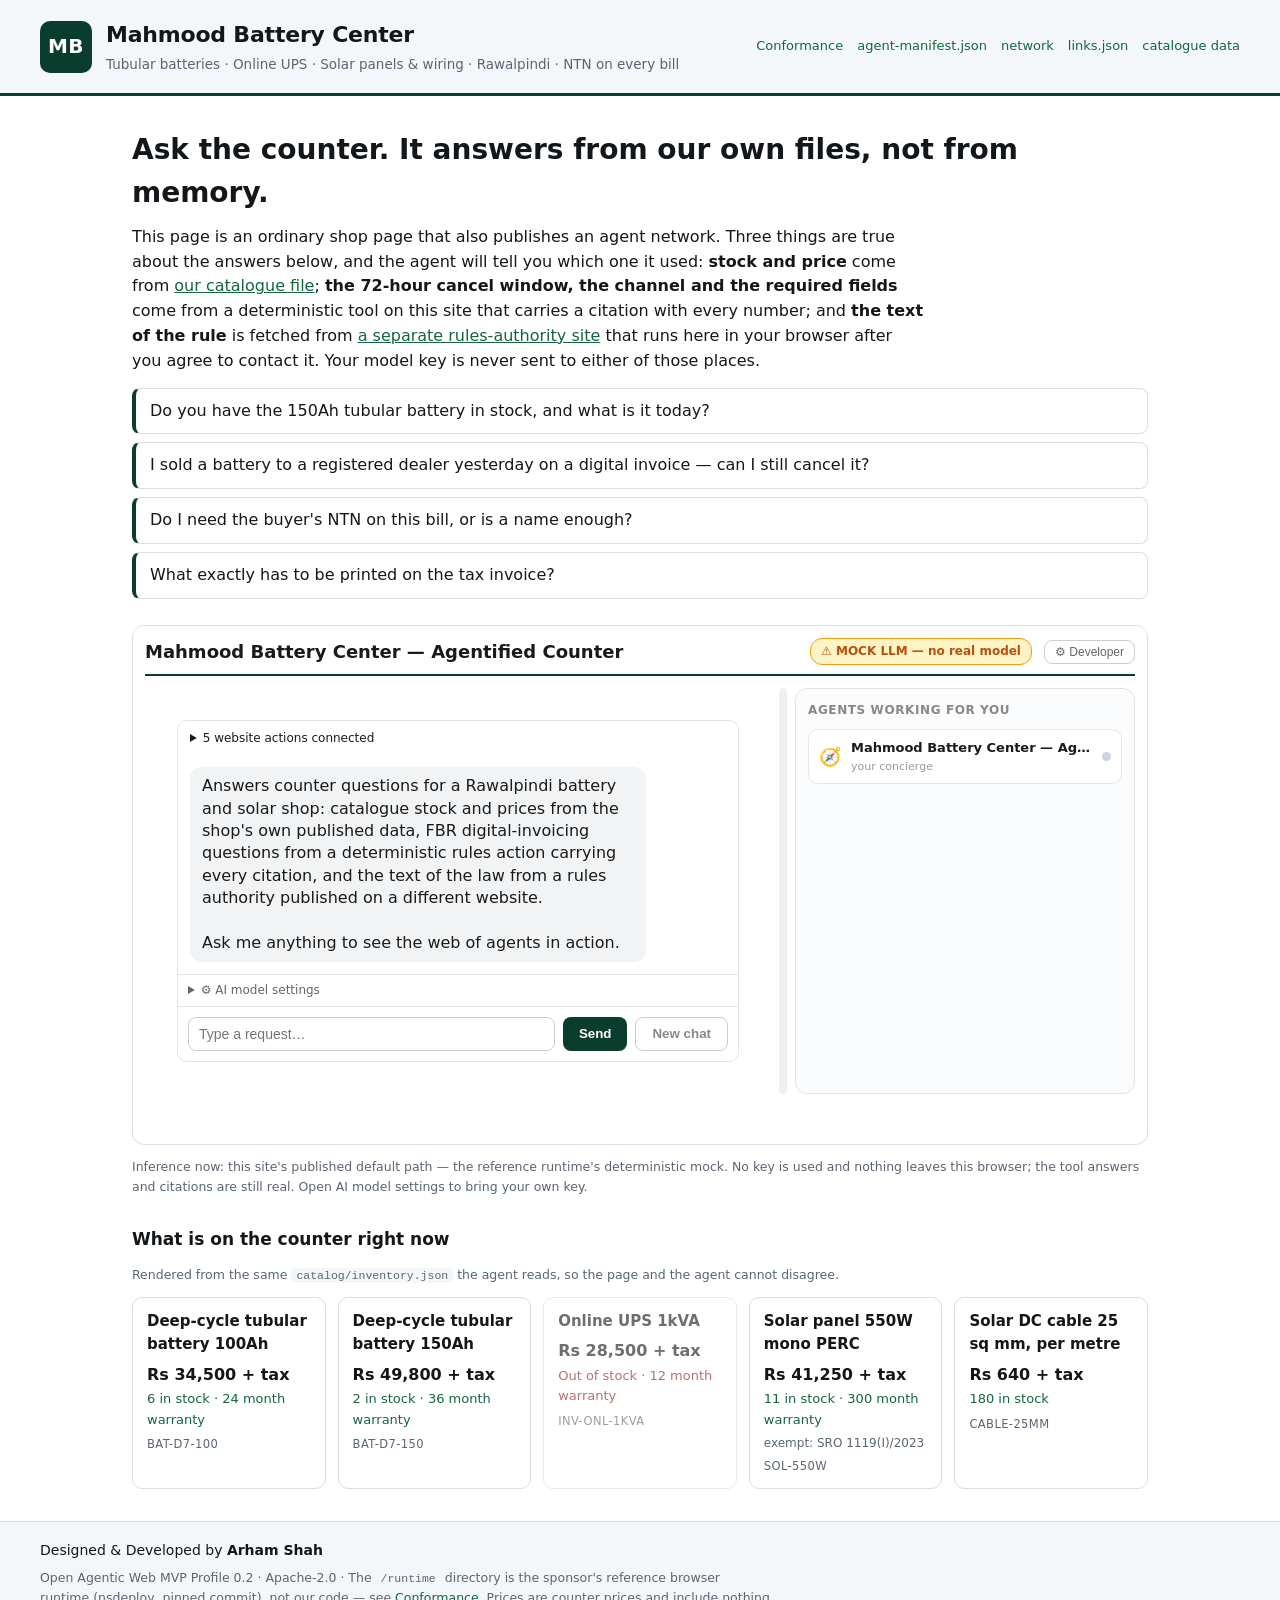
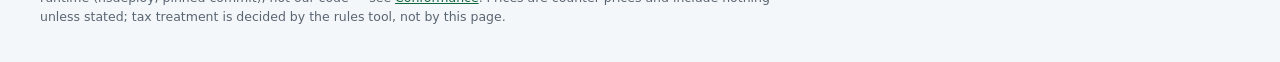
<file: index.html>
<!DOCTYPE html>
<html lang="en">
<head>
<meta charset="utf-8" />
<meta name="viewport" content="width=device-width, initial-scale=1" />
<title>Mahmood Battery Center — ask the counter</title>
<meta name="description" content="This shop's pages publish an agent network: stock and prices come from the shop's own catalogue file, FBR invoice answers come from a deterministic rules tool, and Pakistani tax law is cited from a second site the shop does not control." />
<link rel="stylesheet" href="./theme.css" />
<link rel="alternate" type="application/json" title="Agent manifest" href="./agent-manifest.json" />
</head>
<body>
<header class="masthead">
  <div class="mast">
    <span class="mark">MB</span>
    <div>
      <h1>Mahmood Battery Center</h1>
      <p class="sub">Tubular batteries · Online UPS · Solar panels &amp; wiring · Rawalpindi · NTN on every bill</p>
    </div>
  </div>
  <nav class="links">
    <a href="./conformance.html">Conformance</a>
    <a href="./agent-manifest.json">agent-manifest.json</a>
    <a href="./invoice_shopfront_assistant.network.json">network</a>
    <a href="./links.json">links.json</a>
    <a href="./catalog/inventory.json">catalogue data</a>
  </nav>
</header>

<main>
  <section class="hero">
    <h2>Ask the counter. It answers from our own files, not from memory.</h2>
    <p>
      This page is an ordinary shop page that also publishes an agent network. Three things
      are true about the answers below, and the agent will tell you which one it used:
      <b>stock and price</b> come from <a href="./catalog/inventory.json">our catalogue file</a>;
      <b>the 72-hour cancel window, the channel and the required fields</b> come from a
      deterministic tool on this site that carries a citation with every number; and
      <b>the text of the rule</b> is fetched from
      <a href="https://fbr-rules-authority.pages.dev/">a separate rules-authority site</a>
      that runs here in your browser after you agree to contact it. Your model key is never
      sent to either of those places.
    </p>
    <ul class="tries">
      <li><button type="button" data-try>Do you have the 150Ah tubular battery in stock, and what is it today?</button></li>
      <li><button type="button" data-try>I sold a battery to a registered dealer yesterday on a digital invoice — can I still cancel it?</button></li>
      <li><button type="button" data-try>Do I need the buyer's NTN on this bill, or is a name enough?</button></li>
      <li><button type="button" data-try>What exactly has to be printed on the tax invoice?</button></li>
    </ul>
  </section>

  <section id="agent">
    <div id="app" data-ns-layout="fixed">Loading the counter assistant…</div>
  </section>

  <section class="strip">
    <h3>What is on the counter right now</h3>
    <p class="tiny">Rendered from the same <code>catalog/inventory.json</code> the agent reads, so the page and the agent cannot disagree.</p>
    <div id="shelf" class="shelf">Loading…</div>
  </section>
</main>

<footer>
  <p>Designed &amp; Developed by <b>Arham Shah</b></p>
  <p class="tiny">
    Open Agentic Web MVP Profile 0.2 · Apache-2.0 · The <code>/runtime</code> directory is the
    sponsor's reference browser runtime (nsdeploy, pinned commit), not our code — see
    <a href="./conformance.html">Conformance</a>. Prices are counter prices and include nothing
    unless stated; tax treatment is decided by the rules tool, not by this page.
  </p>
</footer>

<script type="module">
  import { boot } from "./runtime/index.js";

  const siteBase = new URL("./", window.location.href).href;
  try {
    const runtime = await boot("#app", {
      originUrl: siteBase,
      sandboxWorkerUrl: new URL("runtime/sandbox-worker.js", siteBase).href,
    });
    const site = await import("./site.js");
    await site.customize?.({ root: document.querySelector("#app"), runtime });
  } catch (error) {
    const app = document.querySelector("#app");
    app.innerHTML = `<p class="fail">The agent could not start: ${error.message}</p>
      <p class="tiny">This page publishes its network at <code>./agent-manifest.json</code>. If you opened
      these files from disk (file://), serve them over http instead — the runtime reads the manifest
      with a normal fetch.</p>`;
    console.error(error);
  }

  // The shelf strip is plain progressive enhancement over the published catalogue.
  try {
    const data = await (await fetch("./catalog/inventory.json", { cache: "no-store" })).json();
    const money = new Intl.NumberFormat("en-PK");
    document.querySelector("#shelf").innerHTML = data.items.map((item) => `
      <article class="card${item.stock ? "" : " out"}">
        <h4>${item.name}</h4>
        <p class="price">Rs ${money.format(item.price)}${data.prices_include_tax ? "" : " + tax"}</p>
        <p class="stock">${item.stock ? `${item.stock} in stock` : "Out of stock"}${item.warranty_months ? ` · ${item.warranty_months} month warranty` : ""}</p>
        ${item.sales_tax_exempt ? `<p class="tag">exempt: ${item.sro_schedule_no}</p>` : ""}
        <p class="sku">${item.sku}</p>
      </article>`).join("");
  } catch (error) {
    document.querySelector("#shelf").textContent = "Catalogue data could not be read.";
  }
</script>
</body>
</html>
</file>
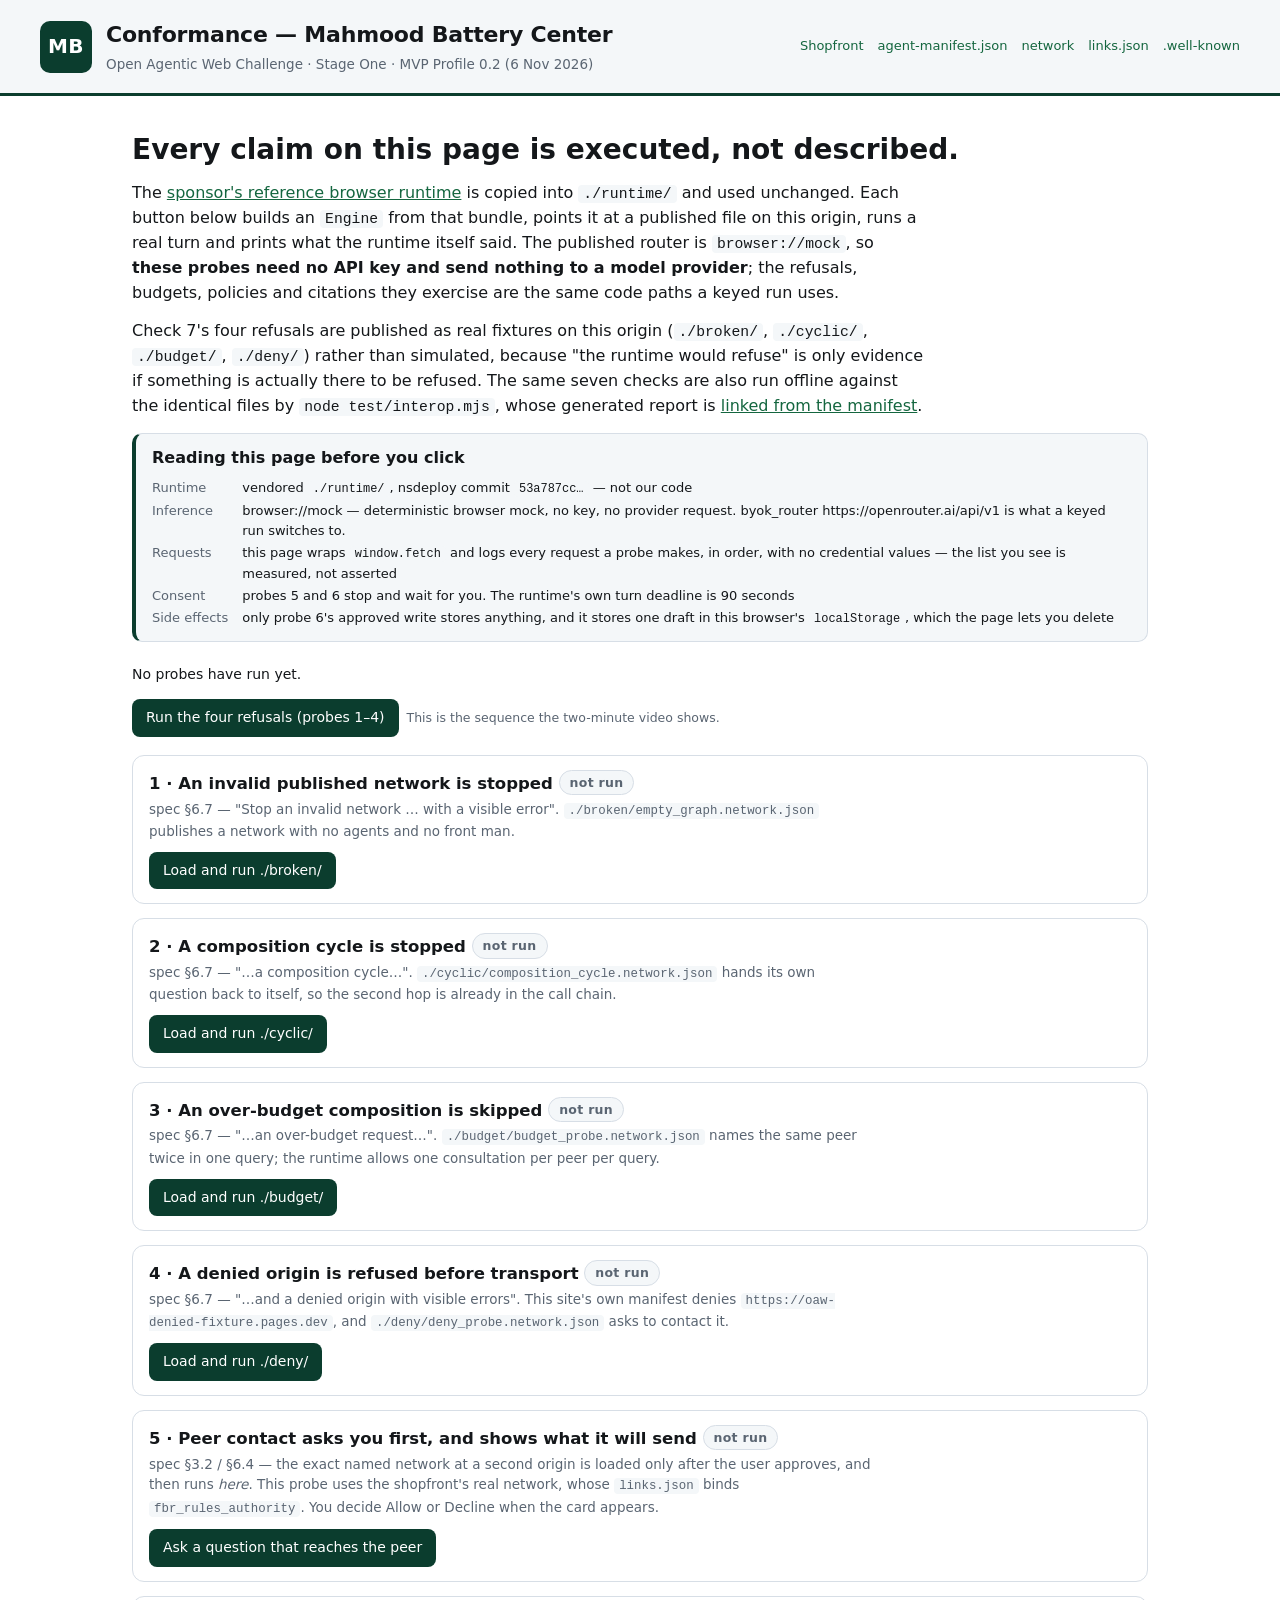
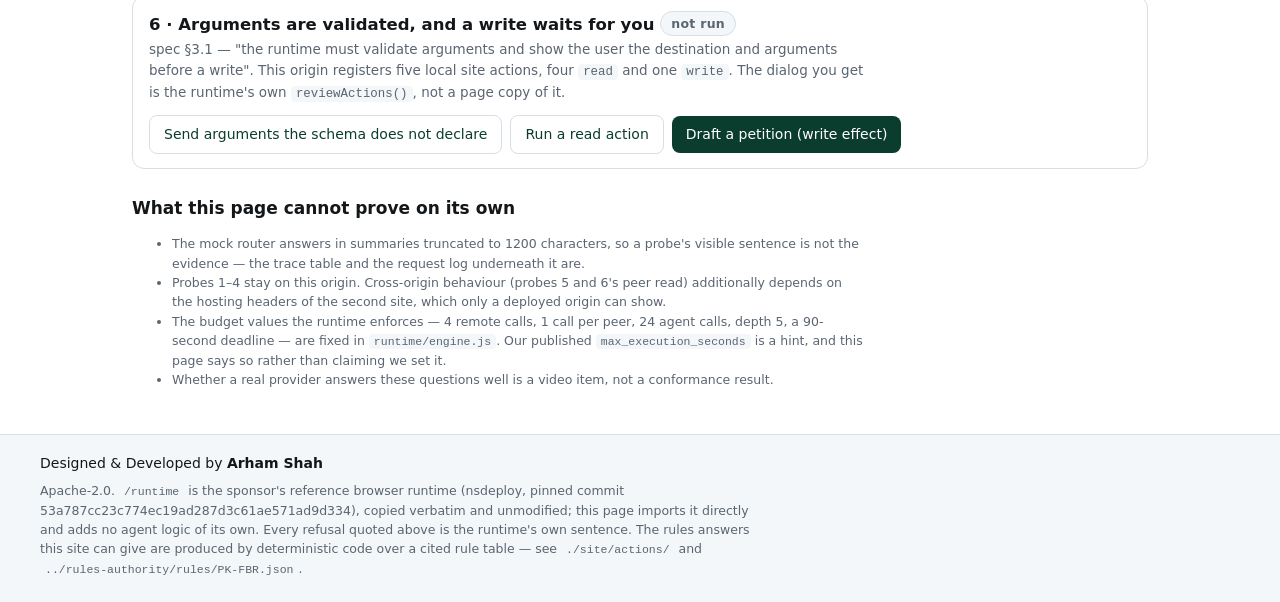
<file: conformance.html>
<!DOCTYPE html>
<html lang="en">
<head>
<meta charset="utf-8" />
<meta name="viewport" content="width=device-width, initial-scale=1" />
<title>Conformance — Mahmood Battery Center</title>
<meta name="description" content="Every interoperability claim this shop makes is re-run in your browser, on this page, against the sponsor's own reference runtime. No API key, no server, no simulation: the four refusals and the two consent gates are triggered here and their trace is shown." />
<link rel="stylesheet" href="./theme.css" />
<link rel="alternate" type="application/json" title="Agent manifest" href="./agent-manifest.json" />
<style>
  .preflight { border: 1px solid var(--line); border-left: 4px solid var(--brand); border-radius: 10px;
    background: var(--wash); padding: 12px 16px; margin: 0 0 22px; }
  .preflight dl { display: grid; grid-template-columns: max-content 1fr; gap: 2px 14px; margin: 8px 0 0; font-size: 13px; }
  .preflight dt { color: var(--muted); } .preflight dd { margin: 0; }

  .probes { display: grid; gap: 14px; margin: 0 0 26px; }
  .probe { border: 1px solid var(--line); border-radius: 12px; padding: 14px 16px; background: #fff; }
  .probe h3 { margin: 0 0 2px; font-size: 16.5px; }
  .probe .claim { margin: 0 0 10px; color: var(--muted); font-size: 13.5px; max-width: 84ch; }
  .run { font: inherit; font-size: 14px; cursor: pointer; background: var(--brand); color: #fff;
    border: 0; border-radius: 8px; padding: 8px 14px; }
  .run:hover { background: var(--brand-2); }
  .run[disabled] { opacity: .55; cursor: progress; }
  .run.ghost { background: #fff; color: var(--brand); border: 1px solid var(--line); }
  .buttons { display: flex; flex-wrap: wrap; gap: 8px; align-items: center; }

  .verdict { display: inline-block; font-size: 12.5px; font-weight: 700; letter-spacing: .3px;
    border-radius: 999px; padding: 2px 10px; vertical-align: 2px; }
  .verdict.pass { background: #e6f4ec; color: var(--brand); border: 1px solid #b7ddc6; }
  .verdict.fail { background: #fbeaea; color: var(--warn); border: 1px solid #eec3c3; }
  .verdict.wait { background: var(--wash); color: var(--muted); border: 1px solid var(--line); }

  .out { margin-top: 12px; }
  .out:empty { display: none; }
  blockquote { margin: 8px 0 0; padding: 9px 13px; border-left: 3px solid var(--brand-2);
    background: var(--wash); font: 13px/1.5 ui-monospace, "Cascadia Mono", Consolas, monospace;
    white-space: pre-wrap; overflow-wrap: anywhere; }
  table.ev { border-collapse: collapse; width: 100%; margin: 10px 0 0; font-size: 12.8px; }
  table.ev th, table.ev td { border-bottom: 1px solid var(--line); padding: 4px 8px; text-align: left; vertical-align: top; }
  table.ev th { color: var(--muted); font-weight: 600; white-space: nowrap; }
  table.ev td.mono { font-family: ui-monospace, Consolas, monospace; white-space: pre-wrap; overflow-wrap: anywhere; }
  .note { margin: 8px 0 0; font-size: 12.8px; color: var(--muted); max-width: 84ch; }

  .consent { margin: 12px 0 0; padding: 13px 15px; border: 2px solid var(--brand); border-radius: 10px; background: #fff; }
  .consent .t { margin: 0 0 4px; font-size: 15.5px; font-weight: 700; }
  .consent .f { margin: 0; font-size: 13px; }
  .consent .req { margin: 8px 0 0; font: 13px/1.5 ui-monospace, Consolas, monospace; background: var(--wash);
    padding: 7px 10px; border-radius: 6px; overflow-wrap: anywhere; }
  .consent .buttons { margin-top: 10px; }
  .done { margin: 10px 0 0; font-size: 13px; font-weight: 700; }
  .summary { font-size: 14px; margin: 0 0 14px; }
</style>
</head>
<body>
<header class="masthead">
  <div class="mast">
    <span class="mark">MB</span>
    <div>
      <h1>Conformance — Mahmood Battery Center</h1>
      <p class="sub">Open Agentic Web Challenge · Stage One · MVP Profile 0.2 (6 Nov 2026)</p>
    </div>
  </div>
  <nav class="links">
    <a href="./">Shopfront</a>
    <a href="./agent-manifest.json">agent-manifest.json</a>
    <a href="./invoice_shopfront_assistant.network.json">network</a>
    <a href="./links.json">links.json</a>
    <a href="./.well-known/nsdeploy.json">.well-known</a>
  </nav>
</header>

<main>
  <section class="hero">
    <h2>Every claim on this page is executed, not described.</h2>
    <p>
      The <a href="https://cognizant-ai-lab.github.io/nsdeploy/">sponsor's reference browser runtime</a>
      is copied into <code>./runtime/</code> and used unchanged. Each button below builds an
      <code>Engine</code> from that bundle, points it at a published file on this origin, runs a real
      turn and prints what the runtime itself said. The published router is <code>browser://mock</code>,
      so <b>these probes need no API key and send nothing to a model provider</b>; the refusals, budgets,
      policies and citations they exercise are the same code paths a keyed run uses.
    </p>
    <p>
      Check 7's four refusals are published as real fixtures on this origin (<code>./broken/</code>,
      <code>./cyclic/</code>, <code>./budget/</code>, <code>./deny/</code>) rather than simulated, because
      "the runtime would refuse" is only evidence if something is actually there to be refused. The same
      seven checks are also run offline against the identical files by <code>node test/interop.mjs</code>,
      whose generated report is <a href="./agent-manifest.json">linked from the manifest</a>.
    </p>
  </section>

  <section class="preflight" id="preflight">
    <b>Reading this page before you click</b>
    <dl>
      <dt>Runtime</dt><dd>vendored <code>./runtime/</code>, nsdeploy commit <code id="commit">53a787cc…</code> — not our code</dd>
      <dt>Inference</dt><dd id="inference">checking the published router…</dd>
      <dt>Requests</dt><dd>this page wraps <code>window.fetch</code> and logs every request a probe makes, in order, with no credential values — the list you see is measured, not asserted</dd>
      <dt>Consent</dt><dd>probes 5 and 6 stop and wait for you. The runtime's own turn deadline is 90 seconds</dd>
      <dt>Side effects</dt><dd>only probe 6's approved write stores anything, and it stores one draft in this browser's <code>localStorage</code>, which the page lets you delete</dd>
    </dl>
  </section>

  <p class="summary" id="summary">No probes have run yet.</p>
  <div class="buttons" style="margin:0 0 18px">
    <button type="button" class="run" id="run-refusals">Run the four refusals (probes 1–4)</button>
    <span class="tiny">This is the sequence the two-minute video shows.</span>
  </div>

  <section class="probes" id="probes">

    <article class="probe" data-probe="1">
      <h3>1 · An invalid published network is stopped <span class="verdict wait">not run</span></h3>
      <p class="claim">spec §6.7 — "Stop an invalid network … with a visible error". <code>./broken/empty_graph.network.json</code>
      publishes a network with no agents and no front man.</p>
      <div class="buttons"><button type="button" class="run" data-run>Load and run ./broken/</button></div>
      <div class="out"></div>
    </article>

    <article class="probe" data-probe="2">
      <h3>2 · A composition cycle is stopped <span class="verdict wait">not run</span></h3>
      <p class="claim">spec §6.7 — "…a composition cycle…". <code>./cyclic/composition_cycle.network.json</code> hands its own
      question back to itself, so the second hop is already in the call chain.</p>
      <div class="buttons"><button type="button" class="run" data-run>Load and run ./cyclic/</button></div>
      <div class="out"></div>
    </article>

    <article class="probe" data-probe="3">
      <h3>3 · An over-budget composition is skipped <span class="verdict wait">not run</span></h3>
      <p class="claim">spec §6.7 — "…an over-budget request…". <code>./budget/budget_probe.network.json</code> names the same peer
      twice in one query; the runtime allows one consultation per peer per query.</p>
      <div class="buttons"><button type="button" class="run" data-run>Load and run ./budget/</button></div>
      <div class="out"></div>
    </article>

    <article class="probe" data-probe="4">
      <h3>4 · A denied origin is refused before transport <span class="verdict wait">not run</span></h3>
      <p class="claim">spec §6.7 — "…and a denied origin with visible errors". This site's own manifest denies
      <code>https://oaw-denied-fixture.pages.dev</code>, and <code>./deny/deny_probe.network.json</code> asks to contact it.</p>
      <div class="buttons"><button type="button" class="run" data-run>Load and run ./deny/</button></div>
      <div class="out"></div>
    </article>

    <article class="probe" data-probe="5">
      <h3>5 · Peer contact asks you first, and shows what it will send <span class="verdict wait">not run</span></h3>
      <p class="claim">spec §3.2 / §6.4 — the exact named network at a second origin is loaded only after the user approves,
      and then runs <em>here</em>. This probe uses the shopfront's real network, whose <code>links.json</code> binds
      <code>fbr_rules_authority</code>. You decide Allow or Decline when the card appears.</p>
      <div class="buttons"><button type="button" class="run" data-run>Ask a question that reaches the peer</button></div>
      <div class="out"></div>
    </article>

    <article class="probe" data-probe="6">
      <h3>6 · Arguments are validated, and a write waits for you <span class="verdict wait">not run</span></h3>
      <p class="claim">spec §3.1 — "the runtime must validate arguments and show the user the destination and arguments before
      a write". This origin registers five local site actions, four <code>read</code> and one <code>write</code>. The dialog you
      get is the runtime's own <code>reviewActions()</code>, not a page copy of it.</p>
      <div class="buttons">
        <button type="button" class="run ghost" data-act="bad">Send arguments the schema does not declare</button>
        <button type="button" class="run ghost" data-act="read">Run a read action</button>
        <button type="button" class="run" data-act="write">Draft a petition (write effect)</button>
      </div>
      <div class="out"></div>
    </article>

  </section>

  <section class="strip">
    <h3>What this page cannot prove on its own</h3>
    <ul class="tiny" style="max-width:92ch">
      <li>The mock router answers in summaries truncated to 1200 characters, so a probe's visible sentence is not the
          evidence — the trace table and the request log underneath it are.</li>
      <li>Probes 1–4 stay on this origin. Cross-origin behaviour (probes 5 and 6's peer read) additionally depends on
          the hosting headers of the second site, which only a deployed origin can show.</li>
      <li>The budget values the runtime enforces — 4 remote calls, 1 call per peer, 24 agent calls, depth 5, a 90-second
          deadline — are fixed in <code>runtime/engine.js</code>. Our published <code>max_execution_seconds</code> is a
          hint, and this page says so rather than claiming we set it.</li>
      <li>Whether a real provider answers these questions well is a video item, not a conformance result.</li>
    </ul>
  </section>
</main>

<footer>
  <p>Designed &amp; Developed by <b>Arham Shah</b></p>
  <p class="tiny">
    Apache-2.0. <code>/runtime</code> is the sponsor's reference browser runtime (nsdeploy, pinned commit
    53a787cc23c774ec19ad287d3c61ae571ad9d334), copied verbatim and unmodified; this page imports it directly and adds
    no agent logic of its own. Every refusal quoted above is the runtime's own sentence. The rules answers this site can
    give are produced by deterministic code over a cited rule table — see <code>./site/actions/</code> and
    <code>../rules-authority/rules/PK-FBR.json</code>.
  </p>
</footer>

<script type="module">
  import { Engine, TraceBus } from "./runtime/index.js";
  import { reviewActions } from "./runtime/action-transport.js";

  const COMMIT = "53a787cc23c774ec19ad287d3c61ae571ad9d334";
  const PEER_HOST = "fbr-rules-authority.pages.dev";
  const DENIED_HOST = "oaw-denied-fixture.pages.dev";
  const PAGE_ORIGIN = location.origin;

  document.getElementById("commit").textContent = `${COMMIT.slice(0, 8)}…`;

  // ---- request spy ---------------------------------------------------------------------
  // Measured in the page, so "the denied origin received nothing" and "the key went only to
  // the router" are observations a visitor can check, not sentences we wrote.
  const net = [];
  const consents = [];
  let probeMark = 0;
  const realFetch = window.fetch.bind(window);
  window.fetch = async (input, init = {}) => {
    const raw = typeof input === "object" && input && "url" in input ? input.url : String(input);
    const url = new URL(raw, location.href);
    const headers = init.headers ?? (typeof input === "object" && input ? input.headers : undefined);
    const rec = {
      n: net.length + 1,
      method: String(init.method || (typeof input === "object" && input?.method) || "GET").toUpperCase(),
      url: url.href,
      host: url.host,
      crossOrigin: url.origin !== PAGE_ORIGIN,
      auth: hasAuthorization(headers),          // recorded as a boolean only; a key is never stored or shown
      at: performance.now(),
    };
    net.push(rec);
    try {
      const res = await realFetch(input, init);
      rec.status = res.status;
      return res;
    } catch (error) {
      rec.status = null;
      rec.error = String(error?.message || error);
      throw error;
    }
  };

  function hasAuthorization(headers) {
    if (!headers) return false;
    if (typeof headers.get === "function") return headers.get("authorization") !== null;
    if (Array.isArray(headers)) return headers.some(([k]) => String(k).toLowerCase() === "authorization");
    return Object.keys(headers).some((k) => k.toLowerCase() === "authorization");
  }

  // ---- small DOM helpers (runtime text is always set with textContent, never parsed) ----
  const h = (tag, cls, textContent) => {
    const el = document.createElement(tag);
    if (cls) el.className = cls;
    if (textContent !== undefined) el.textContent = textContent;
    return el;
  };

  const rowsOf = (pairs) => {
    const table = h("table", "ev");
    for (const [label, value, mono] of pairs) {
      const tr = h("tr");
      tr.append(h("th", null, label), h("td", mono ? "mono" : null, String(value)));
      table.append(tr);
    }
    return table;
  };

  const requestRows = (fromIndex, note) => {
    const slice = net.slice(fromIndex);
    if (!slice.length) return rowsOf([["requests", note || "none — nothing left this browser"], ["cross-origin", "0"]]);
    return rowsOf([
      ["requests", slice.map((r) => `${r.n}. ${r.method} ${r.url}${r.status === null ? ` → ${r.error}` : ` → ${r.status}`}`).join("\n"), true],
      ["cross-origin", slice.filter((r) => r.crossOrigin).length],
      ["with an Authorization header", slice.filter((r) => r.auth).length],
    ]);
  };

  const events = (trace, kinds, phase) => trace.events.filter((e) => kinds.includes(e.kind) && (!phase || e.phase === phase));
  const modelCalls = (trace) => events(trace, ["model_call"], "end");
  const firstQuote = (text, re) => (String(text).match(re) || [""])[0].replace(/\s+/g, " ").trim();
  const hostOf = (url) => { try { return new URL(url).host; } catch { return String(url); } };
  const describe = (rec) => `${rec.n}. ${rec.method} ${rec.url} → ${rec.status ?? `failed: ${rec.error}`}`;
  const peerGets = (from, hosts) => net.slice(from).filter((rec) => hosts.has(rec.host));

  // ---- probe harness -------------------------------------------------------------------
  const results = new Map();
  const summary = document.getElementById("summary");

  function setVerdict(card, pass, label) {
    const chip = card.querySelector(".verdict");
    chip.className = `verdict ${pass ? "pass" : "fail"}`;
    chip.textContent = label;
    results.set(card.dataset.probe, pass);
    const run = [...results.values()];
    summary.textContent = `${run.length} probe${run.length === 1 ? "" : "s"} run — `
      + `${run.filter(Boolean).length} behaved as the specification requires`
      + (run.some((p) => !p) ? `, ${run.filter((p) => !p).length} did not.` : ".");
  }

  function engineFor(dir) {
    const base = new URL(dir, location.href).href.replace(/\/$/, "");
    const trace = new TraceBus();
    const engine = new Engine({ originUrl: base, trace });
    return { base, trace, engine };
  }

  // The runtime's own approval prompt, rendered into this probe's output area. It shows exactly
  // the fields the runtime hands the host page (engine.js:362-364 / runner.js:362-364).
  function consentCard(info, mount) {
    return new Promise((resolve) => {
      const box = h("div", "consent");
      box.append(h("p", "t", `Contact ${info.peerLabel} on your behalf?`));
      box.append(h("p", "f", `Destination origin: ${info.peerOrigin} · kind: ${info.kind}`
        + (info.est?.totalTokens ? ` · est. ${info.est.totalTokens} tokens${info.est.costText ? ` (${info.est.costText})` : ""}` : "")));
      box.append(h("p", "f", "What the network would send it — this is the text, unedited:"));
      box.append(h("div", "req", info.requestText || "(no text)"));
      const buttons = h("div", "buttons");
      const finish = (decision, words) => {
        consents.push({
          host: info.peerOrigin,
          label: info.peerLabel,
          decision,
          at: performance.now(),
          requestsBefore: net.slice(probeMark).filter((rec) => hostOf(rec.url) === info.peerOrigin).length,
        });
        buttons.remove();
        box.append(h("p", "done", words));
        resolve(decision);
      };
      for (const [decision, label] of [["allow", "Allow"], ["always", "Always allow"], ["decline", "Decline"]]) {
        const b = h("button", decision === "decline" ? "run ghost" : "run", label);
        b.type = "button";
        b.addEventListener("click", () => finish(decision, decision === "decline" ? "✕ Declined — nothing was sent." : "✓ Allowed."), { once: true });
        buttons.append(b);
      }
      box.append(buttons);
      mount.append(box);
      box.scrollIntoView({ block: "nearest", behavior: "smooth" });
    });
  }

  async function turn(card, dir, message, { expect, askConsent, bindLinks } = {}) {
    const out = card.querySelector(".out");
    out.textContent = "";
    const { base, trace, engine } = engineFor(dir);
    engine.onConsent = askConsent ? (info) => consentCard(info, out) : async () => "allow";
    engine.onActionConfirm = (items) => reviewActions(items, "Review before this runs");
    const links = [];
    if (bindLinks) {
      engine.onLinkRequired = async ({ reference }) => {
        const target = new URL(bindLinks.path, location.href).href;
        links.push({ reference, target });
        return target;
      };
    }
    const mark = (probeMark = net.length);
    let answer = "", error = "";
    try {
      await engine.loadTop();
      answer = (await engine.runTurn(message)).text;
    } catch (err) {
      error = String(err?.message || err);
    }
    const verdictText = [answer, error].join("\n");
    const pass = expect.test(verdictText);
    const calls = modelCalls(trace);
    out.append(rowsOf([
      ["network", `${base.replace(location.origin, "") || "/"} · published router ${engine.top?.manifest?.llm_router?.base_url || "(not loaded)"}`],
      ["turn", message],
      ["model calls", `${calls.length}${calls.length ? `, ${calls.every((e) => e.mock) ? "all browser mock — no key, no provider" : "at least one was not the mock"}` : " — the runtime stopped before asking any model"}`],
      [error ? "error raised" : "answer", (error || answer).slice(0, 1200), true],
    ]));
    return { trace, engine, answer, error, verdictText, out, pass, mark, links };
  }

  // ---- probes 1–4: the four refusals ---------------------------------------------------
  const refusals = [
    {
      dir: "./broken/", message: "Does this site publish anything?",
      expect: /must not be empty|No front-man agent found|failed validation/i,
      quote: /Network '[^']*'[^;]*(;[^;]*)?/,
      heading: "What the runtime said, verbatim",
      note: "The validator runs inside compile, before any model call — which is why the model call count above is 0.",
    },
    {
      dir: "./cyclic/", message: "Ask the same network to answer this again.",
      expect: /already in this request's call chain|composition cycle/i,
      quote: /Skipped [^.]*call chain\./,
      heading: "The cycle guard's own sentence",
      note: "The hop is skipped and the turn continues with what it already has; the network is never re-entered.",
    },
    {
      dir: "./budget/", message: "Ask the peer twice about the same invoice.",
      expect: /already consulted for this query/i,
      quote: /Skipped [^.]*already consulted for this query\./,
      heading: "The budget skip, in the runtime's words",
      note: "budget values are fixed in engine.js (4 remote calls, 1 per peer, 24 agent calls, depth 5, 90 s). The published max_execution_seconds is a hint, not the enforced number.",
      bindLinks: { path: "budget/one_target" },
    },
    {
      dir: "./deny/", message: "Ask the linked peer network a question.",
      expect: /is not in|refusing to contact/i,
      quote: /Policy:.{0,200}?contact it\./s,
      heading: "The policy refusal, in the runtime's words",
      note: "This is the browser-side half of the check: the request log above is measured in this page, not asserted.",
      crossHost: DENIED_HOST,
    },
  ];

  async function runRefusal(i) {
    const card = document.querySelector(`[data-probe="${i + 1}"]`);
    const spec = refusals[i];
    const button = card.querySelector("[data-run]");
    button.disabled = true;
    const r = await turn(card, spec.dir, spec.message, { expect: spec.expect, bindLinks: spec.bindLinks });
    const said = firstQuote(r.verdictText, spec.quote);
    r.out.append(h("p", "note", spec.heading), h("blockquote", null, said || "(the runtime never said this — see the text above)"));
    const during = net.slice(r.mark);
    const reached = spec.crossHost ? during.filter((rec) => rec.host === spec.crossHost) : [];
    const consulted = events(r.trace, ["remote_fetch"], "end").filter((e) => e.status === "ok");
    r.out.append(requestRows(r.mark, "none — nothing left this browser during this probe"));
    r.out.append(rowsOf([
      ["link slots this page bound", r.links.length
        ? r.links.map((l) => `${l.reference} → ${l.target}`).join("\n")
        : "none — this fixture's peer is already bound in its published files"],
      ["peer networks fetched and run locally", consulted.length
        ? `${consulted.length}: ${consulted.map((e) => `${e.network} (${e.peerOrigin})`).join(", ")}`
        : "0"],
      ["requests to the refused origin", spec.crossHost
        ? `${reached.length} ${reached.length ? describe(reached[0]) : "— the refusal happened before transport"}`
        : "n/a on this probe"],
      ["refusal recorded by the runtime", events(r.trace, ["composition_limit", "composition_skip", "remote_fetch", "compile"])
        .filter((e) => e.status === "error" || e.reason)
        .map((e) => `${e.kind}: ${e.reason || e.error || e.status}`).join(" · ") || "see the quote above"],
    ]));
    r.out.append(h("p", "note", spec.note));
    const pass = r.pass && (!spec.crossHost || reached.length === 0);
    setVerdict(card, pass, pass ? "spec §6.7 satisfied" : "did not behave");
    button.disabled = false;
    return pass;
  }

  for (let i = 0; i < refusals.length; i++) {
    document.querySelector(`[data-probe="${i + 1}"] [data-run]`).addEventListener("click", () => runRefusal(i));
  }

  document.getElementById("run-refusals").addEventListener("click", async (event) => {
    const button = event.currentTarget;
    button.disabled = true;
    for (let i = 0; i < 4; i++) await runRefusal(i);
    button.disabled = false;
  });

  // ---- probe 5: consent before contacting the peer -------------------------------------
  document.querySelector('[data-probe="5"] [data-run]').addEventListener("click", async (event) => {
    const card = event.currentTarget.closest(".probe");
    const button = event.currentTarget;
    button.disabled = true;
    const consentMark = consents.length;
    const r = await turn(card, "./", "Quote the FBR rule about an invoice whose buyer and seller are the same person.",
      { expect: /contact|authority|declined|fbr_rules_authority|PK-FBR|rule|window/i, askConsent: true });
    const asked = consents.slice(consentMark);
    const peerSpans = events(r.trace, ["remote_fetch"], "end");
    const peerHosts = new Set([PEER_HOST, ...asked.map((c) => c.host), ...peerSpans.map((e) => e.peerOrigin)]);
    const toPeer = peerGets(r.mark, peerHosts);
    const ran = peerSpans.filter((e) => e.status === "ok");
    const unreachable = peerSpans.filter((e) => e.status === "error");
    const askedFirst = asked.length > 0 && asked.every((c) => c.requestsBefore === 0);
    const declined = asked.some((c) => c.decision === "decline");
    r.out.append(requestRows(r.mark, "none — this probe made no request at all"));
    r.out.append(rowsOf([
      ["prompts this runtime raised here", asked.length
        ? asked.map((c) => `${c.label} (${c.host}) → ${c.decision}; requests already sent to it at that moment: ${c.requestsBefore}`).join("\n")
        : "none — the turn never reached a cross-origin hop", true],
      ["peer hosts measured here", [...peerHosts].join(", ") + " — the binding this site publishes, plus any host this run actually named", true],
      ["requests to the peer after your decision", toPeer.length ? toPeer.map(describe).join("\n") : "0", true],
      ["every peer request was a GET", toPeer.length ? toPeer.every((rec) => rec.method === "GET") : "n/a — nothing was sent"],
      ["peer requests carrying an Authorization header", toPeer.filter((rec) => rec.auth).length],
      ["peer networks that ran in this browser", ran.length
        ? `${ran.length}: ${ran.map((e) => `${e.network} (${e.peerOrigin})`).join(", ")}`
        : "0" + (unreachable.length ? " — every fetch of the peer's files failed" : "")],
      ["peer files that ran in this browser", ran.map((e) => Object.values(e.fetchedUrls || {}).filter(Boolean).join(" ")).join(" · ") || "none"],
    ]));
    r.out.append(h("p", "note", ran.length
      ? "Fetch-and-run: after your Allow the runtime read the peer's manifest, its exact named network file and its rule table, and executed them in this browser. The peer origin served files and ran nothing; it never saw a key, and no model call went to it."
      : declined
        ? "You declined, and the count stayed 0: the refusal is a return value the agent keeps working from, not a request that failed."
        : asked.length && unreachable.length
          ? `The card appeared before any request and you allowed it; the peer's files then failed to arrive (${unreachable.map((e) => e.error).join("; ")}). What §6.4 requires is the order — ask, then contact — and that order is measured above, so this row is a deployment gap, not a conformance one.`
          : asked.length
            ? "The card appeared before any request, and nothing reached the peer origin — expected while the authority site is not yet deployed. The order is what §6.4 requires, and it is measured here."
            : "The turn never proposed a peer hop, so there was nothing to consent to."));
    const pass = askedFirst && (toPeer.length === 0
      ? (declined || asked.length > 0)
      : toPeer.every((rec) => rec.method === "GET" && !rec.auth));
    setVerdict(card, pass, pass
      ? (ran.length ? "asked first, peer ran locally" : toPeer.length ? "asked first, peer unreachable" : "asked first, no contact")
      : asked.length ? "contact not gated" : "no consent prompt");
    button.disabled = false;
  });

  // ---- probe 6: argument validation and the write gate ---------------------------------
  document.querySelector('[data-probe="6"]').addEventListener("click", async (event) => {
    const button = event.target.closest("[data-act]");
    if (!button) return;
    const card = event.currentTarget;
    const out = card.querySelector(".out");
    button.disabled = true;
    const { engine } = engineFor("./");
    let pass = false;
    try {
      await engine.loadTop();
      const scope = { base: engine.top.base, network: engine.top.network.name };
      const catalog = engine.actions.catalog(scope);
      const find = (name) => catalog.find((a) => a.name === name);
      const component = (name, args) => ({ kind: "action", id: `probe-${button.dataset.act}`, action: find(name).ref, arguments: args });
      const petitions = () => Object.keys(localStorage).filter((k) => k.startsWith("oaw.petitions."));

      if (button.dataset.act === "bad") {
        let message = "";
        try {
          engine.actions.prepare(component("check_edit_window", {
            jurisdiction: "PK-FBR", generatedAt: new Date().toISOString(), extra: 1,
          }));
        } catch (err) { message = String(err?.message || err); }
        out.textContent = "";
        out.append(rowsOf([
          ["actions registered from ./site/actions/fbr-rules.mjs", catalog.map((a) => `${a.name}:${a.effect}`).join(", ")],
          ["arguments sent", '{ jurisdiction: "PK-FBR", generatedAt: <now>, extra: 1 }'],
          ["runtime response", message || "(it accepted them — that is a failure)"],
          ["handler ran", "no — prepare() threw, so there was nothing to confirm and nothing to execute"],
        ]));
        pass = /Unexpected arguments\.|Missing |Invalid /i.test(message);
      } else {
        const isWrite = button.dataset.act === "write";
        const name = isWrite ? "file_petition_draft" : "check_edit_window";
        const args = isWrite
          ? {
            jurisdiction: "PK-FBR",
            invoiceRef: "INV-4471",
            generatedAt: new Date(Date.now() - 9 * 86400000).toISOString(),
            operation: "amend",
            reason: "The item line carried the wrong sales-tax rate for a registered buyer.",
            region: "Rawalpindi",
          }
          : { jurisdiction: "PK-FBR", generatedAt: new Date(Date.now() - 24 * 3600000).toISOString() };
        const before = petitions().length;
        engine.onActionConfirm = (items) => reviewActions(items, isWrite ? "Confirm before this write" : "Confirm this action");
        let receipts = null, error = "";
        try {
          receipts = await engine.actions.execute(engine.actions.prepare(component(name, args)), engine.onActionConfirm, `probe-6-${Date.now()}`);
        } catch (err) { error = String(err?.message || err); }
        const after = petitions().length;
        out.textContent = "";
        const storedKey = receipts?.[0]?.result?.stored_at || "";
        out.append(rowsOf([
          ["action", `${name} · effect ${find(name).effect} · destination ${new URL(find(name).ref).origin}`],
          ["arguments", JSON.stringify(args, null, 1), true],
          ["dialog", isWrite ? "the runtime's reviewActions() showed the destination, the effect and these arguments before anything ran" : "same gate: the runtime calls the confirm hook for every plan, reads included"],
          ["returned", error ? `error: ${error}` : receipts === null ? "null — you declined, so no handler ran" : JSON.stringify(receipts[0], null, 1).slice(0, 1600), true],
          [isWrite ? "drafts in this browser before / after" : "side effect", isWrite ? `${before} → ${after}` : "none; this action only computes"],
        ]));
        if (isWrite && storedKey) {
          const clear = h("button", "run ghost", `Delete localStorage["${storedKey}"]`);
          clear.type = "button";
          clear.addEventListener("click", () => {
            localStorage.removeItem(storedKey);
            clear.replaceWith(h("p", "note", "Removed. That draft only ever existed in this browser; nothing was sent to the Board."));
          }, { once: true });
          out.append(clear);
        }
        out.append(h("p", "note", isWrite
          ? "Decline it once and approve it once: a declined write returns null and stores nothing, and an approved write still returns a receipt that says not_a_filing. A response is not a business outcome."
          : "The rules answer came from deterministic code over the cited table, which is the whole point of this site: no number in it came from a model's memory."));
        pass = isWrite ? (receipts === null ? after === before : receipts[0]?.status === "succeeded") : !!receipts;
      }
    } catch (err) {
      out.textContent = "";
      out.append(h("p", "note", `This probe could not run: ${String(err?.message || err)}`));
    }
    setVerdict(card, pass, pass ? "spec §3.1 satisfied" : "did not behave");
    button.disabled = false;
  });

  // ---- preflight lines ------------------------------------------------------------------
  (async () => {
    const { engine } = engineFor("./");
    try {
      await engine.loadTop();
      const published = engine.top.manifest.llm_router;
      document.getElementById("inference").textContent = published.mock
        ? `${published.base_url} — deterministic browser mock, no key, no provider request. byok_router ${published.byok_router || "(none)"} is what a keyed run switches to.`
        : `${published.base_url} — a real router; this page would need your key.`;
    } catch (error) {
      document.getElementById("inference").textContent = `the manifest did not load: ${String(error?.message || error)}`;
    }
  })();
</script>
</body>
</html>
</file>
<file: theme.css>
/* shopfront theme — ordinary shop page, high contrast, no external assets */
:root {
  --ink: #14171a;
  --muted: #5a6572;
  --line: #d7dee6;
  --paper: #ffffff;
  --wash: #f4f7f9;
  --brand: #0b3d2e;
  --brand-2: #14663f;
  --warn: #8a1c1c;
  --ns-primary: #0b3d2e;
}

* { box-sizing: border-box; }

body {
  margin: 0;
  background: var(--paper);
  color: var(--ink);
  font: 16px/1.55 "Segoe UI", system-ui, -apple-system, sans-serif;
}

.masthead {
  border-bottom: 3px solid var(--brand);
  background: var(--wash);
  padding: 18px clamp(16px, 4vw, 40px);
  display: flex;
  flex-wrap: wrap;
  gap: 14px;
  align-items: center;
  justify-content: space-between;
}

.mast { display: flex; gap: 14px; align-items: center; }
.mark {
  display: grid; place-items: center;
  width: 52px; height: 52px; border-radius: 10px;
  background: var(--brand); color: #fff;
  font-weight: 800; font-size: 20px; letter-spacing: 0.5px;
}
h1 { margin: 0; font-size: 22px; letter-spacing: -0.2px; }
.sub { margin: 2px 0 0; color: var(--muted); font-size: 13.5px; }
.links { display: flex; flex-wrap: wrap; gap: 4px 14px; font-size: 13px; }
.links a { color: var(--brand-2); text-decoration: none; }
.links a:hover { text-decoration: underline; }

main { max-width: 1080px; margin: 0 auto; padding: clamp(16px, 3vw, 32px); }

.hero h2 { font-size: clamp(20px, 3vw, 28px); margin: 0 0 10px; }
.hero p { margin: 0 0 14px; max-width: 78ch; }
.hero a { color: var(--brand-2); }

.tries { list-style: none; padding: 0; margin: 0 0 26px; display: grid; gap: 8px; }
.tries button {
  font: inherit; text-align: left; cursor: pointer;
  background: #fff; color: var(--ink);
  border: 1px solid var(--line); border-left: 4px solid var(--brand);
  border-radius: 8px; padding: 10px 14px; width: 100%;
}
.tries button:hover { background: var(--wash); }

#agent { margin: 0 0 30px; }
#app {
  border: 1px solid var(--line);
  border-radius: 12px;
  min-height: 520px;
  overflow: hidden;
  background: #fff;
}
.fail { color: var(--warn); padding: 18px; }

.strip h3 { margin: 0 0 4px; font-size: 17px; }
.tiny { color: var(--muted); font-size: 12.5px; }
code { background: var(--wash); padding: 1px 5px; border-radius: 4px; font-size: 0.92em; }

.shelf { display: grid; grid-template-columns: repeat(auto-fill, minmax(190px, 1fr)); gap: 12px; margin-top: 12px; }
.card { border: 1px solid var(--line); border-radius: 10px; padding: 12px 14px; background: #fff; }
.card.out { opacity: 0.62; }
.card h4 { margin: 0 0 6px; font-size: 15px; }
.price { margin: 0; font-weight: 700; font-size: 16px; }
.stock { margin: 2px 0 0; font-size: 13px; color: var(--brand-2); }
.card.out .stock { color: var(--warn); }
.tag { margin: 4px 0 0; font-size: 12px; color: var(--muted); }
.sku { margin: 6px 0 0; font-size: 11.5px; color: var(--muted); letter-spacing: 0.4px; }

footer {
  border-top: 1px solid var(--line);
  padding: 18px clamp(16px, 4vw, 40px) 30px;
  background: var(--wash);
  font-size: 14px;
}
footer p { margin: 0 0 6px; max-width: 92ch; }
footer a { color: var(--brand-2); }
</file>
